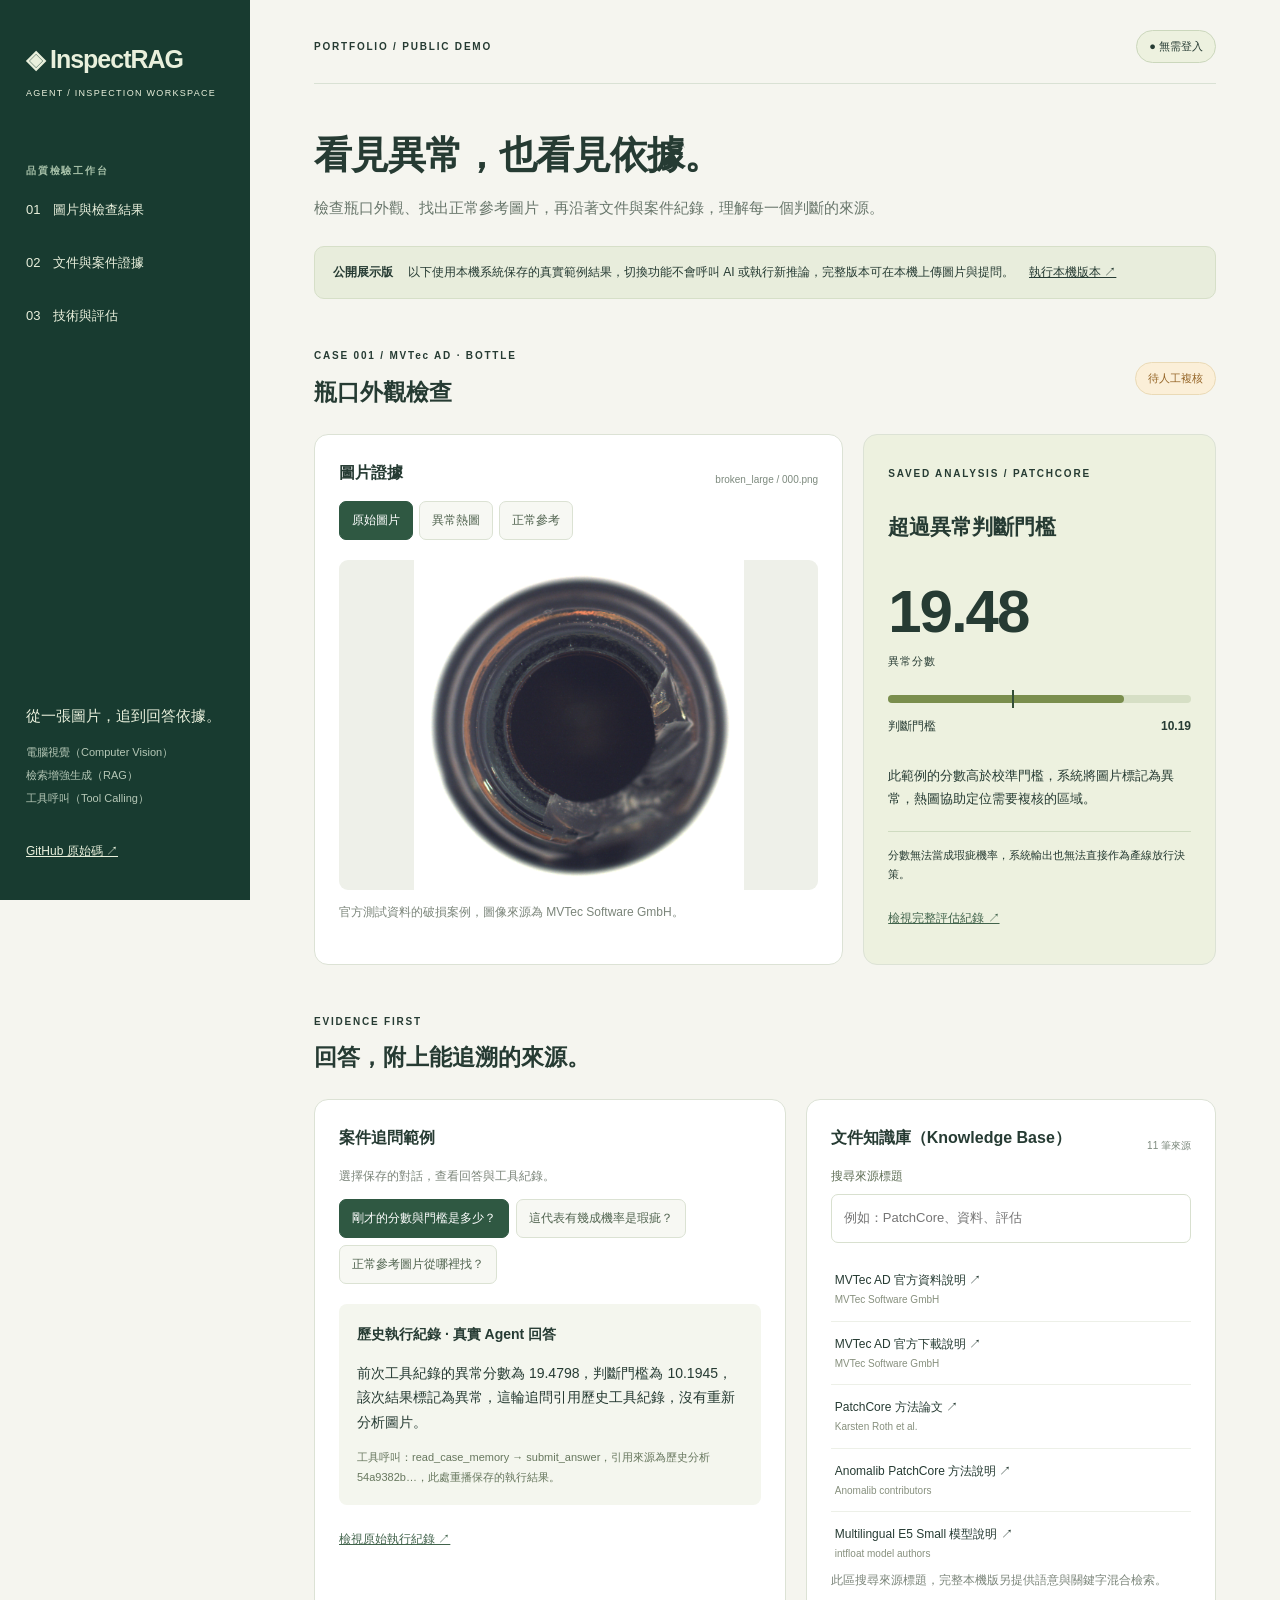
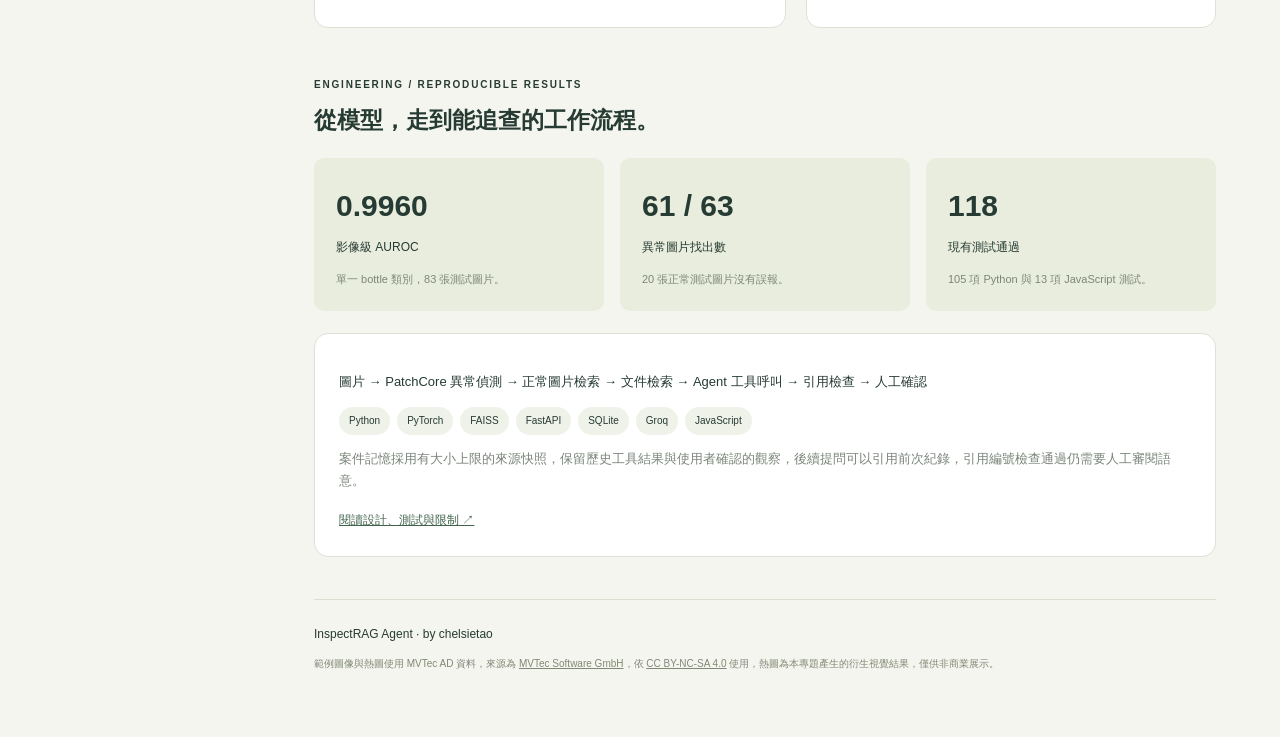
<file: docs/index.html>
<!doctype html>
<html lang="zh-Hant"><head><meta charset="utf-8"><meta name="viewport" content="width=device-width,initial-scale=1"><meta name="description" content="InspectRAG Agent：結合工業影像異常偵測、文件檢索與有來源的案件記憶，公開互動展示。"><title>InspectRAG Agent · 公開展示</title><link rel="stylesheet" href="demo-assets/site.css"></head>
<body><aside><a class="brand" href="#">◈ InspectRAG<span>AGENT / INSPECTION WORKSPACE</span></a><p class="label">品質檢驗工作台</p><nav aria-label="功能導覽"><a href="#workspace">01　圖片與檢查結果</a><a href="#evidence">02　文件與案件證據</a><a href="#engineering">03　技術與評估</a></nav><div class="side-note">從一張圖片，追到回答依據。<p>電腦視覺（Computer Vision）<br>檢索增強生成（RAG）<br>工具呼叫（Tool Calling）</p></div><a class="repo" href="https://github.com/chelsietao/InspectRAG-Agent">GitHub 原始碼 ↗</a></aside>
<main><header><span class="eyebrow">PORTFOLIO / PUBLIC DEMO</span><span class="pill">● 無需登入</span></header><section class="intro"><h1>看見異常，也看見依據。</h1><p>檢查瓶口外觀、找出正常參考圖片，再沿著文件與案件紀錄，理解每一個判斷的來源。</p><div class="notice"><strong>公開展示版</strong><span>以下使用本機系統保存的真實範例結果，切換功能不會呼叫 AI 或執行新推論，完整版本可在本機上傳圖片與提問。</span><a href="https://github.com/chelsietao/InspectRAG-Agent/blob/main/docs/phase6_dashboard.md">執行本機版本 ↗</a></div></section>
<section id="workspace"><div class="section-title"><div><span class="eyebrow">CASE 001 / MVTec AD · BOTTLE</span><h2>瓶口外觀檢查</h2></div><span class="badge">待人工複核</span></div><div class="workspace"><article class="panel"><div class="panel-heading"><h3>圖片證據</h3><span>broken_large / 000.png</span></div><div class="switches" role="group" aria-label="圖片顯示方式"><button class="active" data-view="original" aria-pressed="true">原始圖片</button><button data-view="heatmap" aria-pressed="false">異常熱圖</button><button data-view="references" aria-pressed="false">正常參考</button></div><div id="image-stage"><img id="main-image" src="demo-assets/bottle.png" alt="MVTec AD 瓶口破損測試圖片"></div><div id="references" hidden><div class="reference-grid"><figure><img src="demo-assets/ref-196.png" alt="正常訓練圖片 196"><figcaption>196.png · 0.9765</figcaption></figure><figure><img src="demo-assets/ref-023.png" alt="正常訓練圖片 023"><figcaption>023.png · 0.9760</figcaption></figure><figure><img src="demo-assets/ref-208.png" alt="正常訓練圖片 208"><figcaption>208.png · 0.9751</figcaption></figure></div></div><p id="image-note" class="muted">官方測試資料的破損案例，圖像來源為 MVTec Software GmbH。</p></article><article class="panel score-panel"><span class="eyebrow">SAVED ANALYSIS / PATCHCORE</span><h3>超過異常判斷門檻</h3><div class="score">19.48<span>異常分數</span></div><div class="meter"><div></div><span></span></div><div class="threshold"><span>判斷門檻</span><strong>10.19</strong></div><p>此範例的分數高於校準門檻，系統將圖片標記為異常，熱圖協助定位需要複核的區域。</p><div class="small-note">分數無法當成瑕疵機率，系統輸出也無法直接作為產線放行決策。</div><a class="text-link" href="evaluation/vision_baseline_v1/metrics.json">檢視完整評估紀錄 ↗</a></article></div></section>
<section id="evidence"><div class="section-title"><div><span class="eyebrow">EVIDENCE FIRST</span><h2>回答，附上能追溯的來源。</h2></div></div><div class="evidence-grid"><article class="panel"><h3>案件追問範例</h3><p class="muted">選擇保存的對話，查看回答與工具紀錄。</p><div class="questions"><button data-answer="memory" class="active" aria-pressed="true">剛才的分數與門檻是多少？</button><button data-answer="limits" aria-pressed="false">這代表有幾成機率是瑕疵？</button><button data-answer="retrieval" aria-pressed="false">正常參考圖片從哪裡找？</button></div><div class="answer" id="answer" aria-live="polite"></div><a id="answer-source" class="text-link" href="evaluation/case_memory_v1/live_followup.json">檢視原始執行紀錄 ↗</a></article><article class="panel"><div class="panel-heading"><h3>文件知識庫（Knowledge Base）</h3><span>11 筆來源</span></div><label for="source-query">搜尋來源標題</label><input id="source-query" type="search" placeholder="例如：PatchCore、資料、評估"><div id="sources" class="source-list" aria-live="polite"></div><p class="muted">此區搜尋來源標題，完整本機版另提供語意與關鍵字混合檢索。</p></article></div></section>
<section id="engineering"><span class="eyebrow">ENGINEERING / REPRODUCIBLE RESULTS</span><h2>從模型，走到能追查的工作流程。</h2><div class="metrics"><article><strong>0.9960</strong><span>影像級 AUROC</span><p>單一 bottle 類別，83 張測試圖片。</p></article><article><strong>61 / 63</strong><span>異常圖片找出數</span><p>20 張正常測試圖片沒有誤報。</p></article><article><strong>118</strong><span>現有測試通過</span><p>105 項 Python 與 13 項 JavaScript 測試。</p></article></div><div class="panel architecture"><p>圖片 → PatchCore 異常偵測 → 正常圖片檢索 → 文件檢索 → Agent 工具呼叫 → 引用檢查 → 人工確認</p><div class="tags"><span>Python</span><span>PyTorch</span><span>FAISS</span><span>FastAPI</span><span>SQLite</span><span>Groq</span><span>JavaScript</span></div><p class="muted">案件記憶採用有大小上限的來源快照，保留歷史工具結果與使用者確認的觀察，後續提問可以引用前次紀錄，引用編號檢查通過仍需要人工審閱語意。</p><a class="text-link" href="https://github.com/chelsietao/InspectRAG-Agent#readme">閱讀設計、測試與限制 ↗</a></div></section>
<footer>InspectRAG Agent · by chelsietao<p>範例圖像與熱圖使用 MVTec AD 資料，來源為 <a href="https://www.mvtec.com/research-teaching/datasets/mvtec-ad">MVTec Software GmbH</a>，依 <a href="https://creativecommons.org/licenses/by-nc-sa/4.0/">CC BY-NC-SA 4.0</a> 使用，熱圖為本專題產生的衍生視覺結果，僅供非商業展示。</p></footer></main><script type="module" src="demo-assets/site.js"></script></body></html>
</file>
<file: docs/demo-assets/site.css>
*{box-sizing:border-box}html{scroll-behavior:smooth;scroll-padding-top:24px}body{margin:0;background:#f5f5ef;color:#263b33;font:15px/1.75 -apple-system,BlinkMacSystemFont,"Noto Sans TC",sans-serif}a{color:inherit}aside{position:fixed;inset:0 auto 0 0;width:250px;padding:38px 26px;background:#183b30;color:#e9f0dc;display:flex;flex-direction:column}.brand{text-decoration:none;font-size:25px;font-weight:700;letter-spacing:-1px}.brand span{display:block;font-size:9px;letter-spacing:1.3px;margin-top:4px;font-weight:400}.label,.eyebrow{font-size:10px;letter-spacing:1.8px;font-weight:650}.label{margin-top:60px;color:#a5bfa7}nav{display:grid;gap:10px}nav a{text-decoration:none;padding:10px 0;font-size:13px}.side-note{margin-top:auto;font-size:15px}.side-note p{font-size:11px;color:#b5c7b6;line-height:2.1}.repo{font-size:12px;margin-top:20px}main{max-width:1480px;margin-left:250px;padding:30px 5vw}header,.section-title,.panel-heading,.threshold{display:flex;align-items:center;justify-content:space-between;gap:16px}header{border-bottom:1px solid #d9e1d4;padding-bottom:20px}.pill,.badge{font-size:11px;padding:6px 12px;border:1px solid #cbd7bc;border-radius:30px;background:#edf1df}.badge{color:#946426;background:#fbefd8;border-color:#eadab6}.intro{padding-top:34px}h1{font-size:clamp(28px,3vw,43px);line-height:1.3;letter-spacing:-1px;margin:12px 0}h2{font-size:23px;line-height:1.4;margin:8px 0}h3{font-size:16px;margin:0 0 14px}.intro>p{color:#68766b;max-width:680px}.notice{display:flex;gap:15px;align-items:start;background:#e8eddc;border:1px solid #d6dfc8;border-radius:10px;padding:15px 18px;font-size:12px;margin:25px 0 35px}.notice strong{white-space:nowrap}.notice a{min-width:110px}.section-title{margin-bottom:18px}.workspace{display:grid;grid-template-columns:minmax(0,1.5fr) minmax(230px,1fr);gap:20px}.panel{background:#fff;border:1px solid #dce2d5;border-radius:14px;padding:24px;min-width:0}.panel-heading span{font-size:10px;color:#7d8a7e}.switches{display:flex;gap:6px;margin-bottom:20px}button{font:inherit;cursor:pointer;border:1px solid #dbe2d3;background:#f7f8f3;color:#50634f;border-radius:7px;padding:8px 12px;font-size:12px}button.active{background:#2f5842;color:white;border-color:#2f5842}button:focus-visible,a:focus-visible,input:focus-visible{outline:3px solid #b7b85b;outline-offset:3px}#image-stage{background:#eef0e9;border-radius:9px;min-height:260px;text-align:center;display:flex;align-items:center;justify-content:center}#main-image{width:100%;max-height:330px;object-fit:contain;border-radius:8px}.reference-grid{display:grid;grid-template-columns:repeat(3,1fr);gap:10px;align-items:center;min-height:260px}.reference-grid figure{margin:0}.reference-grid img{width:100%;border-radius:7px}.reference-grid figcaption{font-size:10px;text-align:center}.muted{font-size:12px;color:#7b857a}#image-note{min-height:38px;margin-bottom:0}.score-panel{background:#edf1df}.score-panel h3{margin-top:24px;font-size:21px}.score{font-size:60px;line-height:1.2;letter-spacing:-2px;font-weight:600;margin-top:30px}.score span{font-size:11px;display:block;font-weight:400;letter-spacing:1px;margin-top:7px}.meter{height:8px;background:#d6dfc5;margin:27px 0 13px;position:relative;border-radius:4px}.meter div{width:78%;height:100%;background:#7a8e4d;border-radius:4px}.meter>span{position:absolute;left:41%;height:18px;top:-5px;width:2px;background:#344f37}.threshold{font-size:12px}.score-panel>p{font-size:13px;margin-top:28px}.small-note{font-size:11px;border-top:1px solid #cfdbc0;padding-top:14px;margin:20px 0}.text-link{font-size:12px;color:#41634b}section{margin-bottom:42px}.evidence-grid{display:grid;grid-template-columns:1.15fr 1fr;gap:20px}.questions{display:flex;flex-wrap:wrap;gap:7px}.questions button{text-align:left}.answer{padding:18px;background:#f4f6ee;border-radius:8px;margin:20px 0;font-size:14px;min-height:190px}.answer small{display:block;font-size:11px;color:#67775e;margin-top:14px}.answer strong{display:block;margin-bottom:10px}label{display:block;font-size:12px;color:#617058}input{width:100%;padding:12px;border:1px solid #d8e0cf;border-radius:7px;font:inherit;font-size:13px;margin:7px 0 15px}.source-list{max-height:300px;overflow:auto}.source-list a{display:block;font-size:12px;text-decoration:none;padding:12px 4px;border-bottom:1px solid #edf0e8}.source-list a:hover{text-decoration:underline}.source-list small{display:block;color:#87907e}.metrics{display:grid;grid-template-columns:repeat(3,1fr);gap:16px;margin:22px 0}.metrics article{padding:22px;background:#e9edde;border-radius:10px}.metrics strong{display:block;font-size:30px}.metrics span{font-size:12px}.metrics p{font-size:11px;color:#7c8772;margin-bottom:0}.architecture>p{font-size:13px}.tags{display:flex;gap:7px;flex-wrap:wrap}.tags span{font-size:10px;padding:5px 10px;background:#eff2e8;border-radius:20px}footer{border-top:1px solid #d9dfd1;padding:24px 0;font-size:12px}footer p{font-size:10px;color:#808976;max-width:780px} [hidden]{display:none!important}@media(max-width:1000px){aside{width:200px;padding:28px 18px}main{margin-left:200px;padding:25px}.workspace,.evidence-grid{grid-template-columns:1fr}.score-panel .score{font-size:44px}.notice{flex-wrap:wrap}.notice span{flex:1;min-width:200px}}@media(max-width:650px){aside{position:static;width:100%;padding:20px}.brand{font-size:22px}aside .label,aside nav,aside .side-note{display:none}.repo{position:absolute;right:20px;top:12px}main{margin-left:0;padding:20px}.intro{padding-top:18px}.panel{padding:18px}.metrics{grid-template-columns:1fr}.metrics article{display:grid;grid-template-columns:110px 1fr;gap:4px}.metrics p{grid-column:2;margin:0}.metrics strong{grid-row:span 2}.section-title{align-items:start}.panel-heading{align-items:start;flex-wrap:wrap}#image-stage{min-height:200px}header{font-size:10px}.notice{margin-bottom:24px}}
</file>
